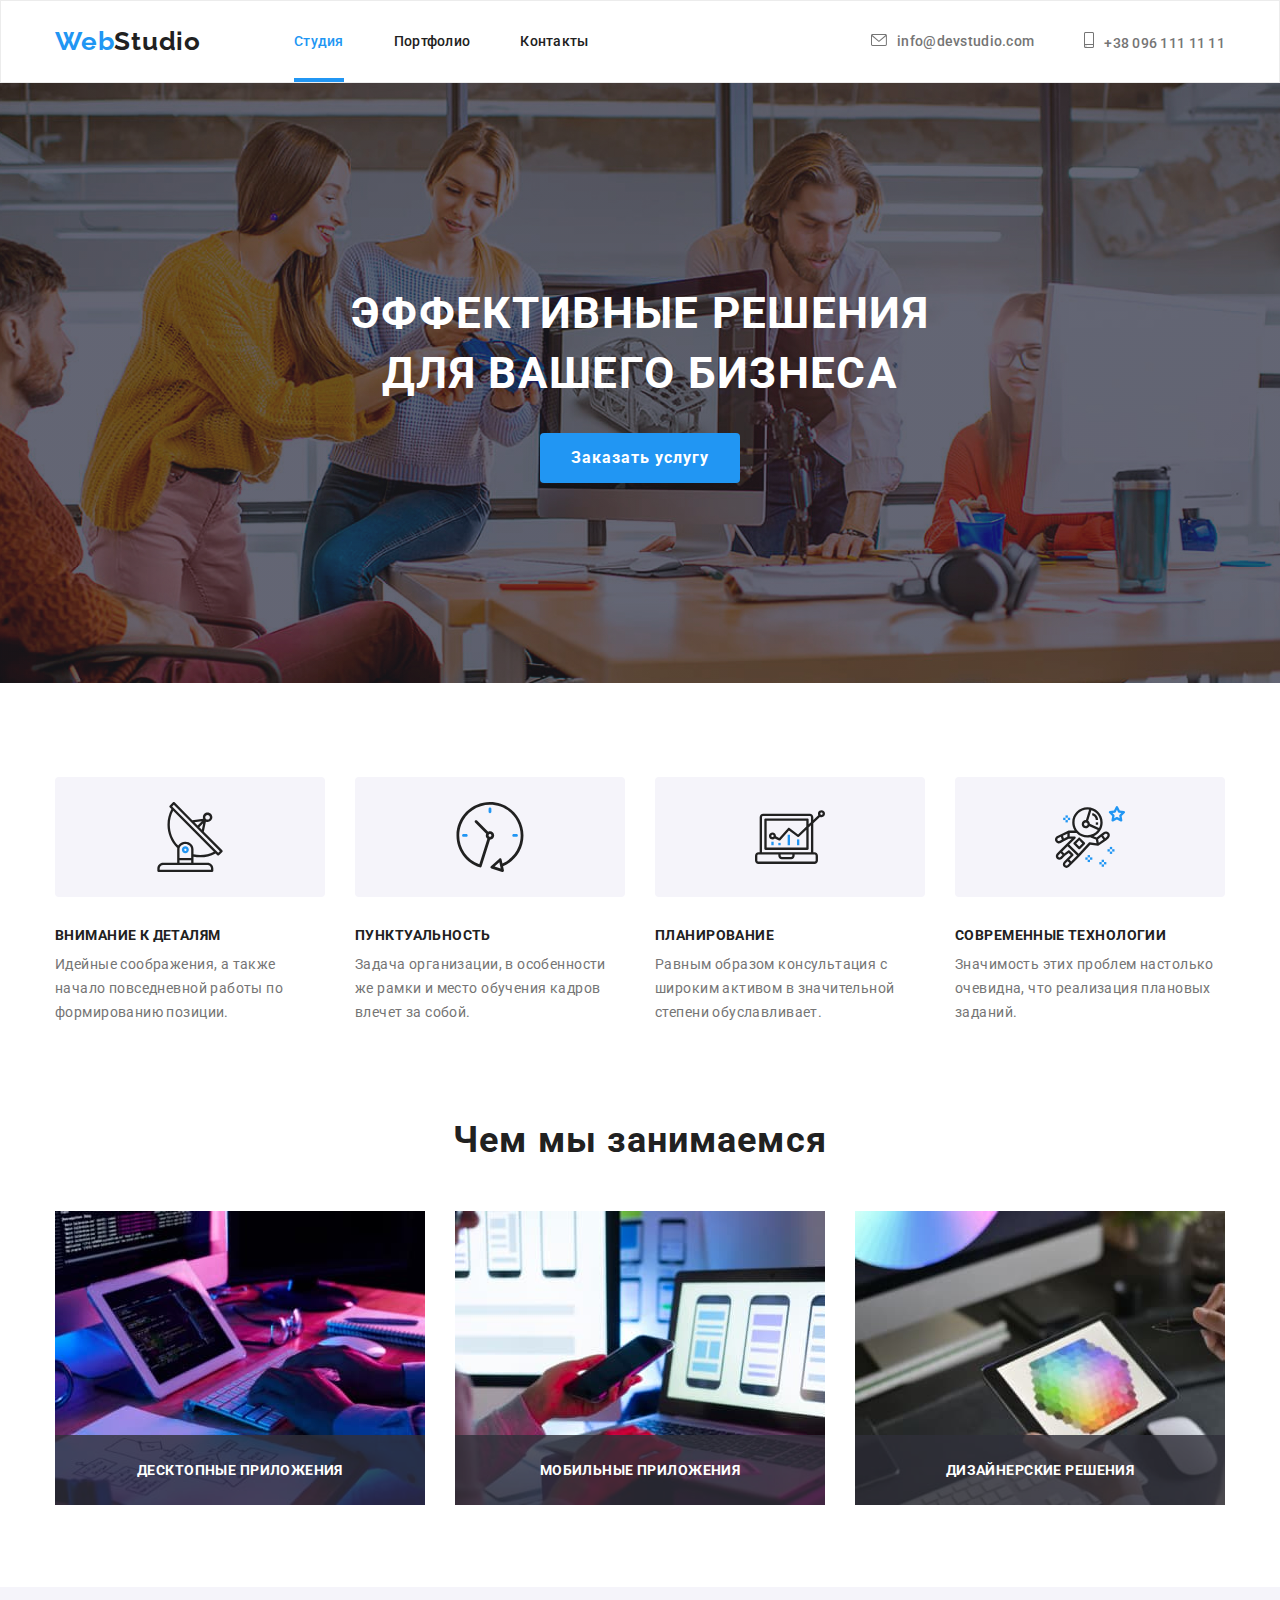
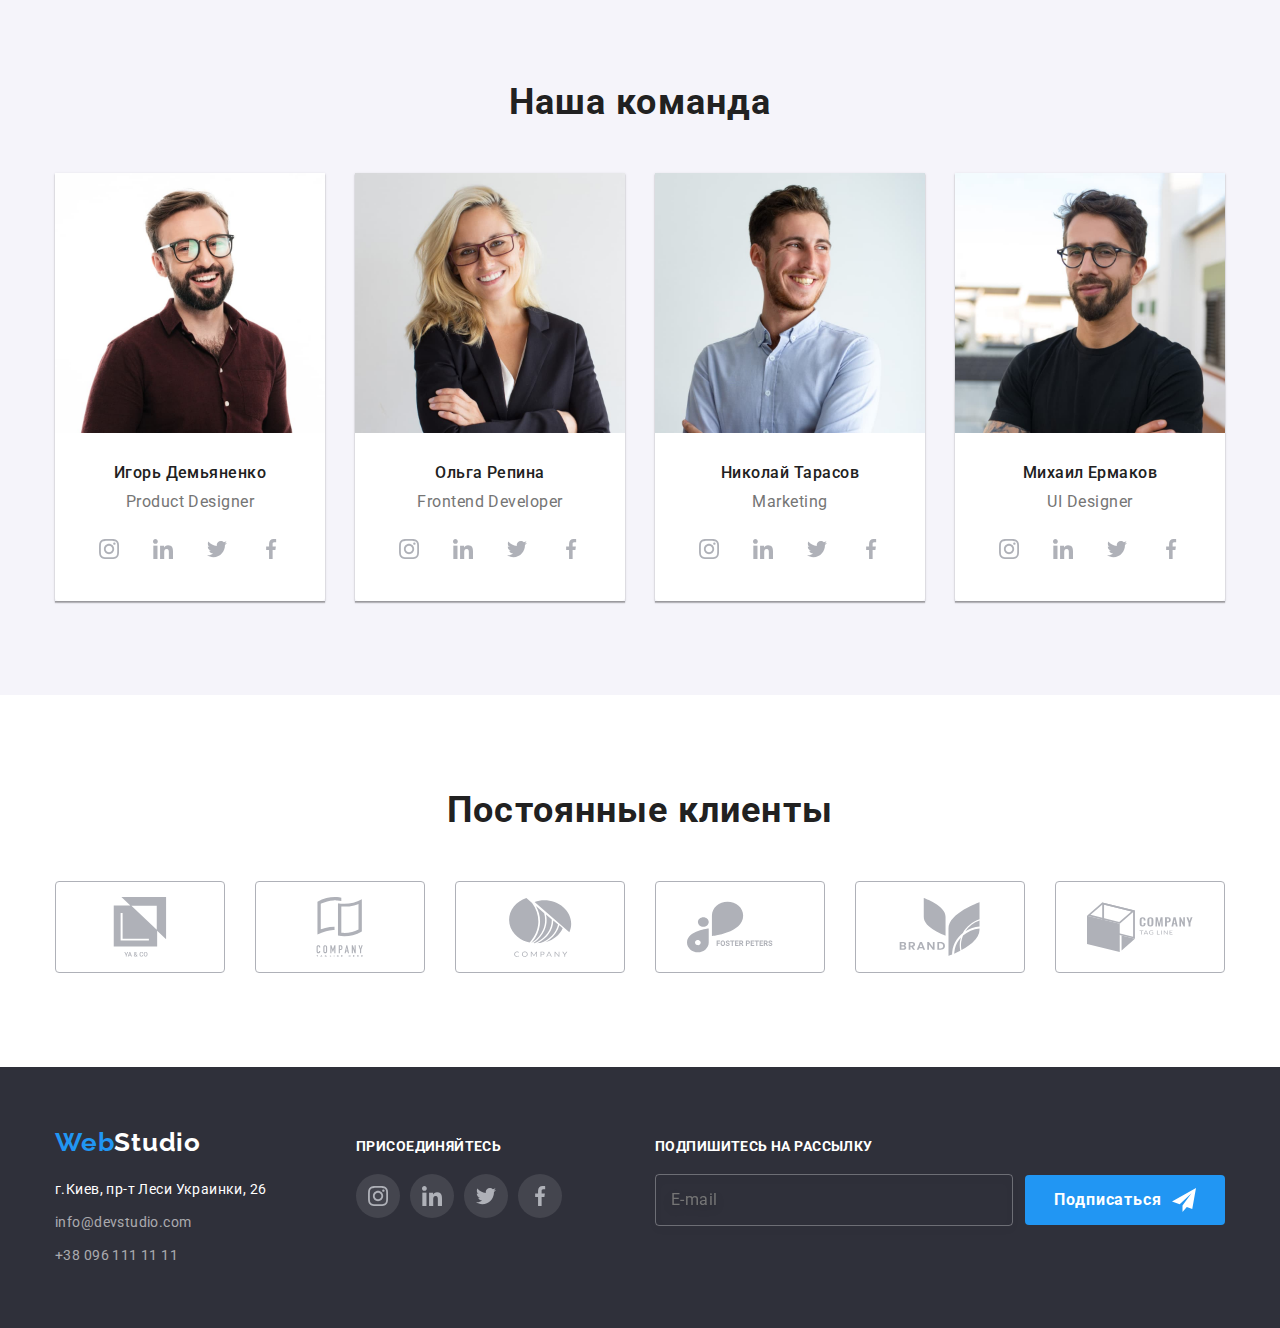
<file: index.html>
<!DOCTYPE html>
<html lang="ru">
<head>
    <meta charset="UTF-8">
    <meta http-equiv="X-UA-Compatible" content="IE=edge">
    <meta name="viewport" content="width=device-width, initial-scale=1.0">
    <title>Студия</title>
    
    <link rel="preconnect" href="https://fonts.gstatic.com">
    <link href="https://fonts.googleapis.com/css2?family=Raleway:wght@700&family=Roboto:wght@400;500;700;900&display=swap"
      rel="stylesheet">
   <link rel="stylesheet" href="https://cdnjs.cloudflare.com/ajax/libs/modern-normalize/1.0.0/modern-normalize.css">
   <link rel="stylesheet" href="./css/main.min.css">

</head>
<body>
    <header class="header">
       <div class="container">
        <!--Шапка сайта-->

        <a class="logo header__logo" href="">Web<span class="logo__accent">Studio</span></a>

        <nav>
            <ul class="nav-list">
                <li class="nav-list__item"><a class="nav-list__link--current" href="">Студия</a></li>
                <li class="nav-list__item"><a class="nav-list__link" href="./portfolio.html">Портфолио</a></li>
                <li class="nav-list__item"><a class="nav-list__link" href="">Контакты</a></li>
            </ul>
        </nav>
        <ul class="media-list">
            <li class="media-list__item">
                <a class="media-list__link" href="mailto:info@devstudio.com">
               <svg class="media-list__icon" width="16" height="12">
               <use href="./images/icons/sprite.svg#icon-envelope"></use>
               </svg>info@devstudio.com</a>
            </li>
            <li class="media-list__item">
                <a class="media-list__link" href="tel:+380961111111">
                  <svg class="media-list__icon" width="10" height="16">
                  <use href="./images/icons/sprite.svg#icon-smartphone"></use>
               </svg>+38 096 111 11 11</a>
            </li>
        </ul>
      </div>
    </header>
    <main>
        <!-- Main content -->
        <section class="hero" >
         <div class="container">
          <h1 class="title">Эффективные решения <br/> для вашего бизнеса</h1>
          <button data-modal-open class="button" type="button">Заказать услугу</button>
         </div>
            
        </section>

        <section class="features">
         <div class="container">
          <!-- <h2>Особенности</h2> -->
          <ul class="features-item">
          <li>
            <div class="features-icons"><svg class="icons" width="70" height="70"> 
                <use href="./images/icons/sprite.svg#icon-antenna"></use>
             </svg></div>
             <h3 class="pre-title">Внимание к деталям</h3>
             <p class="text">Идейные соображения, а также начало повседневной работы по формированию позиции.</p>
          </li>
          <li>
            <div class="features-icons"><svg class="icons" width="70" height="70" >
               <use href="./images/icons/sprite.svg#icon-clock"></use>
            </svg></div>
             <h3 class="pre-title">Пунктуальность</h3>
             <p class="text">Задача организации, в особенности же рамки и место обучения кадров влечет за собой.</p>
          </li>
          <li>
           <div class="features-icons"><svg class="icons"width="70" height="70">
               <use href="./images/icons/sprite.svg#icon-diagram"></use>
            </svg></div>
             <h3 class="pre-title">Планирование</h3>
             <p class="text">Равным образом консультация с широким активом в значительной степени обуславливает.</p>
          </li>
          <li>
            <div class="features-icons"><svg class="icons" width="70" height="70">
               <use href="./images/icons/sprite.svg#icon-astronaut"></use>
            </svg></div>
            <h3 class="pre-title">Современные технологии</h3>
            <p class="text">Значимость этих проблем настолько очевидна, что реализация плановых заданий.</p>
          </li>
          </ul>
        </div>
        </section>

        <section class="work">
         <div class="container">

          <h2 class="title">Чем мы занимаемся</h2>
        
          <ul class="box">
          <li class="box__item"> <div class="box__label">
             <img class="box__img" src="./images/box1.jpg" alt="box1" width="370" />
            <h3 class="pre-title pre-title--box">Десктопные приложения</h3></div>
          </li>
          <li class="box__item"><div class="box__label">
             <img class="box__img" src="./images/box2.jpg" alt="box2" width="370" />
            <h3 class="pre-title pre-title--box">Мобильные приложения</h3></div>
          </li>
          <li class="box__item"><div class="box__label">
             <img class="box__img" src="./images/box3.jpg" alt="box3" width="370" />
            <h3 class="pre-title pre-title--box">Дизайнерские решения</h3></div>
          </li>
          </ul>
         </div>

        </section>

        <section class="team">
         <div class="container">
          <h2 class="title">Наша команда</h2>
          <ul class="our-team">
          <li  class="our-team__item">
             <img class="our-team__img" src="./images/img1.jpg" alt="member1" width="270" />
            <div class="our-team__member" ><h3 class="our-team__surname">Игорь Демьяненко</h3>
             <p class="our-team__vocation">Product Designer</p>
            <ul class="socail">
               <li class="socail__item">
                  <a class="socail__link" href="#">
                  <svg width="20" height="20" class="socail__icon">
                     <use href="./images/icons/sprite.svg#icon-instagram"></use>
                  </svg>
                  </a>
               </li>
               <li class="socail__item">
                  <a class="socail__link" href="#">
                  <svg width="20" height="20" class="socail__icon">
                     <use href="./images/icons/sprite.svg#icon-linkedin"></use>
                  </svg></a>
               </li>
               <li class="socail__item">
                  <a class="socail__link" href="#">
                  <svg width="20" height="20" class="socail__icon">
                     <use href="./images/icons/sprite.svg#icon-twitter"></use>
                  </svg></a>
               </li>
               <li class="socail__item">
                  <a class="socail__link" href="#">
                  <svg width="20" height="20" class="socail__icon">
                     <use href="./images/icons/sprite.svg#icon-facebook"></use>
                  </svg></a>
               </li>
            </ul></div>
         </li>
          <li class="our-team__item">
             <img class="our-team__img" src="./images/img2.jpg" alt="member2" width="270" />
            <div class="our-team__member"><h3 class="our-team__surname">Ольга Репина</h3>
             <p  class="our-team__vocation">Frontend Developer</p>
            <ul class="socail">
               <li class="socail__item">
                  <a class="socail__link" href="#">
                     <svg width="20" height="20" class="socail__icon">
                        <use href="./images/icons/sprite.svg#icon-instagram"></use>
                     </svg>
                  </a>
               </li>
               <li class="socail__item">
                  <a class="socail__link" href="#">
                     <svg width="20" height="20" class="socail__icon">
                        <use href="./images/icons/sprite.svg#icon-linkedin"></use>
                     </svg></a>
               </li>
               <li class="socail__item">
                  <a class="socail__link" href="#">
                     <svg width="20" height="20" class="socail__icon">
                        <use href="./images/icons/sprite.svg#icon-twitter"></use>
                     </svg></a>
               </li>
               <li class="socail__item">
                  <a class="socail__link" href="#">
                     <svg width="20" height="20" class="socail__icon">
                        <use href="./images/icons/sprite.svg#icon-facebook"></use>
                     </svg></a>
               </li>
            </ul></div>
          </li>
          <li class="our-team__item">
             <img class="our-team__img" src="./images/img3.jpg" alt="member3" width="270" />
            <div class="our-team__member"> <h3 class="our-team__surname">Николай Тарасов</h3>
             <p  class="our-team__vocation">Marketing</p>
            <ul class="socail">
               <li class="socail__item">
                  <a class="socail__link" href="#">
                     <svg width="20" height="20" class="socail__icon">
                        <use href="./images/icons/sprite.svg#icon-instagram"></use>
                     </svg>
                  </a>
               </li>
               <li class="socail__item">
                  <a class="socail__link" href="#">
                     <svg width="20" height="20" class="socail__icon">
                        <use href="./images/icons/sprite.svg#icon-linkedin"></use>
                     </svg></a>
               </li>
               <li class="socail__item">
                  <a class="socail__link" href="#">
                     <svg width="20" height="20" class="socail__icon">
                        <use href="./images/icons/sprite.svg#icon-twitter"></use>
                     </svg></a>
               </li>
               <li class="socail__item">
                  <a class="socail__link" href="#">
                     <svg width="20" height="20" class="socail__icon">
                        <use href="./images/icons/sprite.svg#icon-facebook"></use>
                     </svg></a>
               </li>
            </ul></div>
          </li>
          <li class="our-team__item">
             <img class="our-team__img" src="./images/img4.jpg" alt="member4" width="270" />
            <div class="our-team__member"><h3 class="our-team__surname">Михаил Ермаков</h3>
             <p  class="our-team__vocation">UI Designer</p>
            <ul class="socail">
               <li class="socail__item">
                  <a class="socail__link" href="#">
                     <svg width="20" height="20" class="socail__icon">
                        <use href="./images/icons/sprite.svg#icon-instagram"></use>
                     </svg>
                  </a>
               </li>
               <li class="socail__item">
                  <a class="socail__link" href="#">
                     <svg width="20" height="20" class="socail__icon">
                        <use href="./images/icons/sprite.svg#icon-linkedin"></use>
                     </svg></a>
               </li>
               <li class="socail__item">
                  <a class="socail__link" href="#">
                     <svg width="20" height="20" class="socail__icon">
                        <use href="./images/icons/sprite.svg#icon-twitter"></use>
                     </svg></a>
               </li>
               <li class="socail__item">
                  <a class="socail__link" href="#">
                     <svg width="20" height="20" class="socail__icon">
                        <use href="./images/icons/sprite.svg#icon-facebook"></use>
                     </svg></a>
               </li>
            </ul>
         </div>
        </section>
      <section class="client">
         <div class="container">
      
            <h2 class="title">Постоянные клиенты</h2>
      
            <ul class="client-list">
               <li>
                  <a class="client-icon" href="#">
                  <svg width="106" height="60" class="icons-client">
                     <use href="./images/icons/sprite.svg#icon-logo1"></use>
                  </svg></a>
               </li>
               <li>
                  <a class="client-icon" href="#">
                  <svg width="106" height="60" class="icons-client">
                     <use href="./images/icons/sprite.svg#icon-logo2"></use>
                  </svg></a>
               </li>
               <li>
               <a class="client-icon" href="#">
               <svg width="106" height="60" class="icons-client">
                  <use href="./images/icons/sprite.svg#icon-logo3"></use>
               </svg></a>
               </li>
               <li>
                  <a class="client-icon" href="#">
                  <svg width="106" height="60" class="icons-client">
                     <use href="./images/icons/sprite.svg#icon-logo4"></use>
                  </svg></a>
               </li>
               <li>
                  <a class="client-icon" href="#">
                  <svg width="106" height="60" class="icons-client">
                     <use href="./images/icons/sprite.svg#icon-logo5"></use>
                  </svg></a>
               </li>
               <li>
                  <a class="client-icon" href="#">
                  <svg width="106" height="60" class="icons-client">
                     <use href="./images/icons/sprite.svg#icon-logo6"></use>
                  </svg></a>
               </li>
            </ul>
         </div>
      
      </section>


    </main>

    <footer class="footer">
     <div class="container">
        <div class="footer-address">
      <a class="logo" href="">Web<span class="logo__accent--dark">Studio</span></a>
        <address class="contacts">
         <ul class="address">
         <li>
            <a class="map link" href="https://goo.gl/maps/9oTHq5oARnokKQ6m6" target="_blank" rel="noopener noreferrer">
            г.Киев, пр-т Леси Украинки, 26 </a>
         </li>
         <li>
            <a href="mailto:info@devstudio.com">info@devstudio.com</a>
         </li>
         <li>
             <a href="tel:+380961111111">+38 096 111 11 11</a>
         </li>
         </ul>
        </address>
      </div>
        <div class="footer-icons">
           <p class="icon-title">Присоединяйтесь</p>
   <ul class="socail">
      <li class="socail__item">
         <a class="socail__link socail__link--dark" href="#">
            <svg width="20" height="20" class="socail__icon">
               <use href="./images/icons/sprite.svg#icon-instagram"></use>
            </svg>
         </a>
      </li>
      <li class="socail__item">
         <a class="socail__link socail__link--dark" href="#">
            <svg width="20" height="20" class="socail__icon">
               <use href="./images/icons/sprite.svg#icon-linkedin"></use>
            </svg></a>
      </li>
      <li class="socail__item">
         <a class="socail__link socail__link--dark" href="#">
            <svg width="20" height="20" class="socail__icon">
               <use href="./images/icons/sprite.svg#icon-twitter"></use>
            </svg></a>
      </li>
      <li class="socail__item">
         <a class="socail__link socail__link--dark" href="#">
            <svg width="20" height="20" class="socail__icon">
               <use href="./images/icons/sprite.svg#icon-facebook"></use>
            </svg></a>
      </li>
   </ul>
      </div>
      <div class="footer-email">
         <p class="icon-title">Подпишитесь на рассылку</p>
         <form class="email-form" name="email-form">
            <label >
                <input class="label-form" type="email" name="email" placeholder="E-mail" />
            </label>
            <button class="button" type="submit">Подписаться 
                <svg class="icon-btn" width="24px" height="24px" > 
                    <use href="./images/icons/sprite.svg#icon-send"></use>
                </svg>
            </button>
        </form>
      </div>
     </div> 
    </footer>

<!-- Modal windows -->

<div class="backdrop is-hidden" data-modal>
   <div class="modal">
      <button data-modal-close class="close">
         <svg class="close-icon" width="18" height="18">
            <use href="./images/icons/sprite.svg#icon-close"></use>
         </svg>
      </button>
      <h2 class="modal-title">Оставьте свои данные, мы вам перезвоним</h2>
            
      <form class="contact-form" >

        <label class="form-field">Имя
         <span class="field-wrap">
         <input class="form-input" type="text" name="name">
         <svg class="form-icon" width="18" height="18">
         <use href="./images/icons/sprite.svg#icon-person"></use>
         </svg></span>
        </label>

         <label class="form-field">Телефон
         <span class="field-wrap"><input class="form-input" type="tel" name="phone">
         <svg class="form-icon" width="18" height="18">
         <use href="./images/icons/sprite.svg#icon-phone"></use></svg>
         </span>
         </label>

         <label class="form-field">Почта
         <span class="field-wrap"><input class="form-input" type="email" name="email">
         <svg class="form-icon" width="18" height="18">
         <use href="./images/icons/sprite.svg#icon-email"></use>
         </svg></span></label>

         <label class="form-field">Комментарий
         <textarea class="form-text" name="feedback"  placeholder="Введите текст"></textarea>
         </label>
         
         <label class="modal-form" >
            <input class="modal-form-check" type="checkbox" name="agreement" value="Соглашаюсь с рассылкой и принимаю" /> 
            <span class="test"></span>
            <span class="checkbox-text">Соглашаюсь с рассылкой и принимаю <a class="form-link" href="#">Условия договора</a></span>
        </label>
         <button class="button" type="submit">Отправить</button>
      </form>

   </div>

</div>

<script src="./js/modal.js"></script>
</body>
</html>
</file>
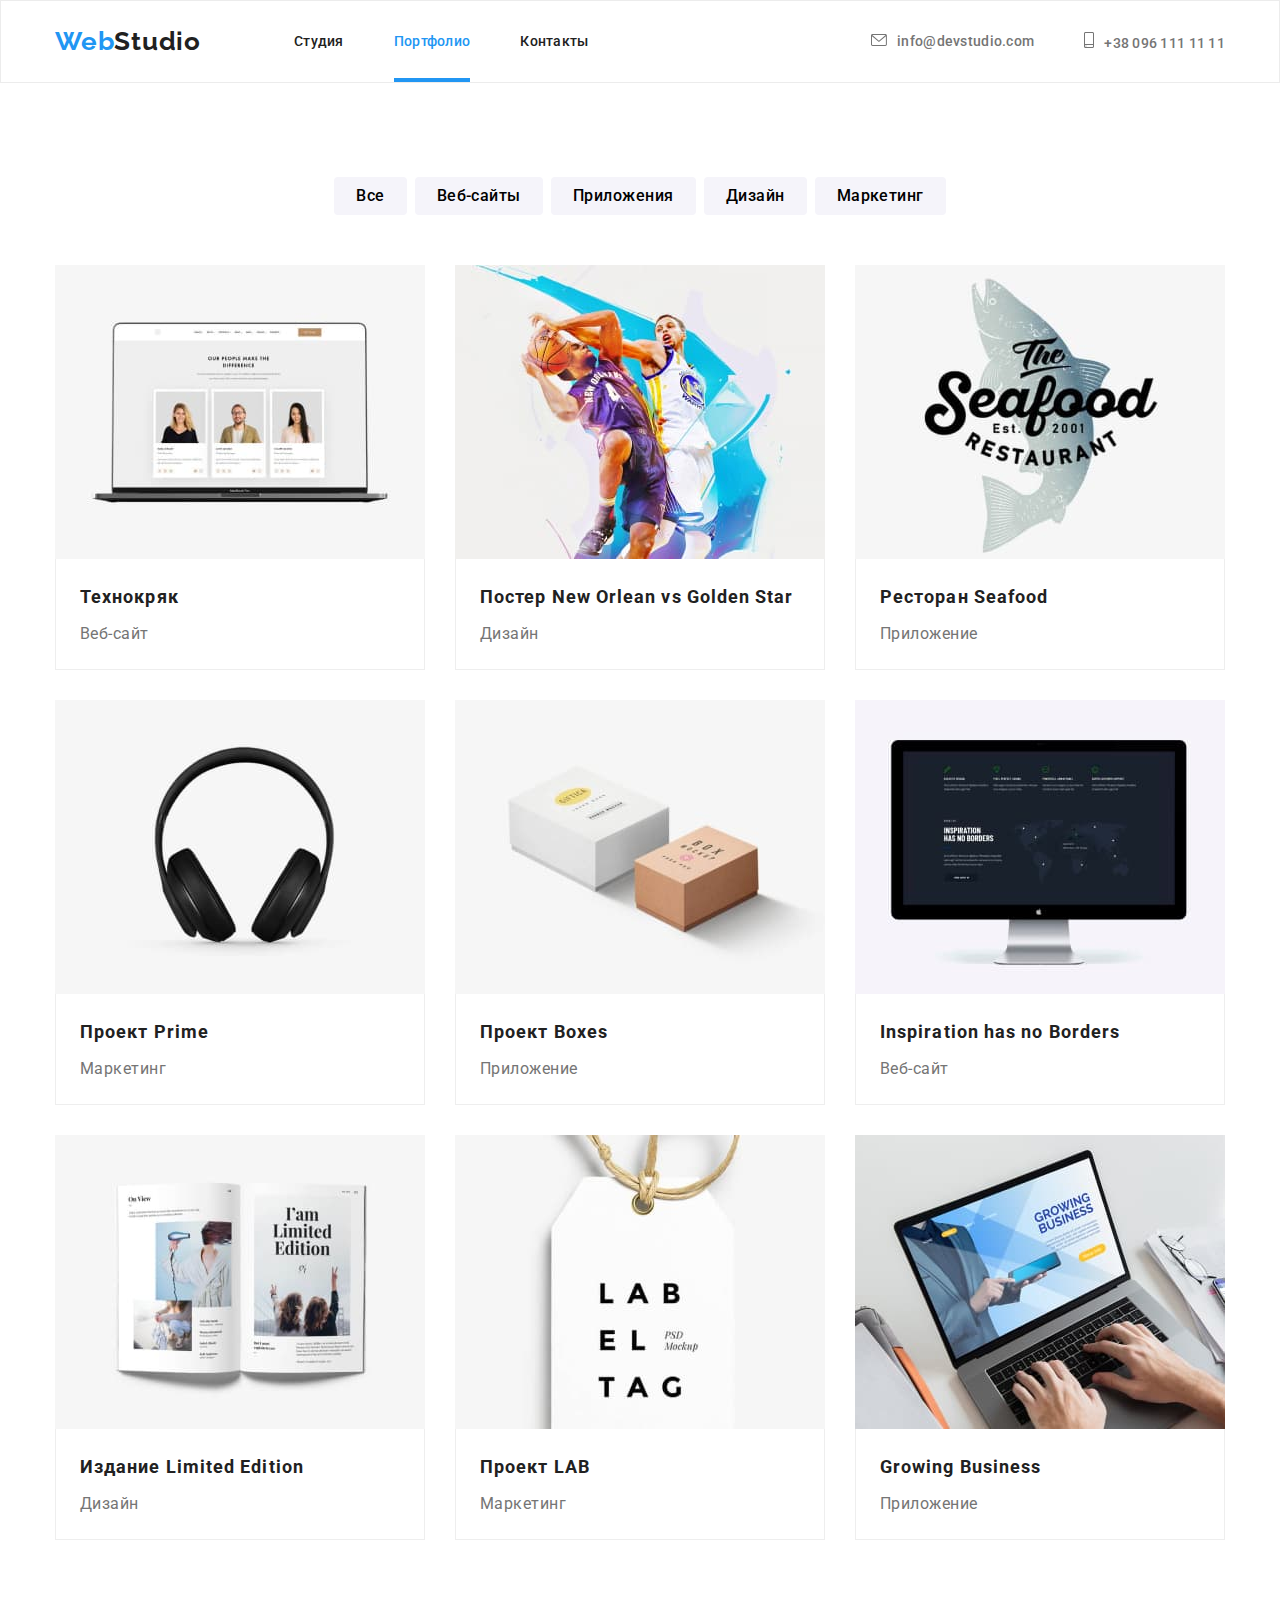
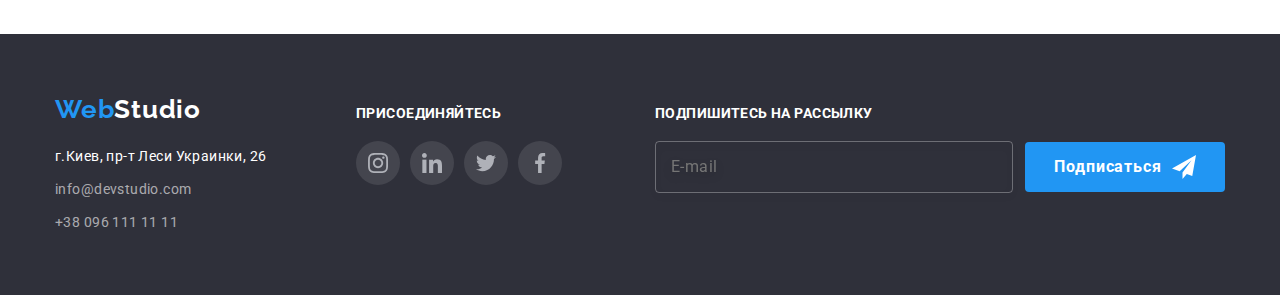
<file: portfolio.html>
<!DOCTYPE html>
<html lang="ru">
<head>
    <meta charset="UTF-8">
    <meta http-equiv="X-UA-Compatible" content="IE=edge">
    <meta name="viewport" content="width=device-width, initial-scale=1.0">
    <title>Портфолио</title>
    
    <link rel="preconnect" href="https://fonts.gstatic.com">
    <link href="https://fonts.googleapis.com/css2?family=Raleway:wght@700&family=Roboto:wght@400;500;700;900&display=swap"
    rel="stylesheet">
    <link rel="stylesheet" href="https://cdnjs.cloudflare.com/ajax/libs/modern-normalize/1.0.0/modern-normalize.css">
    <link rel="stylesheet" href="./css/main.min.css">
</head>

<body>
    <header class="header" >
        <div class="container">
        <!--Шапка сайта-->
    
        <a class="logo header__logo" href="">Web<span class="logo__accent">Studio</span></a>
        <nav >
            <ul class="nav-list">
                <li class="nav-list__item"><a class="nav-list__link" href="./index.html">Студия</a></li>
                <li class="nav-list__item"><a class="nav-list__link--current" href="">Портфолио</a></li>
                <li class="nav-list__item"><a class="nav-list__link" href="">Контакты</a></li>
            </ul>
        </nav>
        <ul class="media-list" >
            <li class="media-list__item">
                <a class="media-list__link" href="mailto:info@devstudio.com"><svg class="media-list__icon" width="16" height="12">
                <use href="./images/icons/sprite.svg#icon-envelope"></use>
                </svg>info@devstudio.com</a>
            </li>
            <li class="media-list__item">
                <a class="media-list__link" href="tel:+380961111111"><svg class="media-list__icon" width="10" height="16">
                <use href="./images/icons/sprite.svg#icon-smartphone"></use>
                </svg>+38 096 111 11 11</a>
            </li>
        </ul>
        </div>
    </header>

    <main>
     <section class="portfolio-section" >
        <div class="container">

          <!-- <h2>Портфолио</h2> -->

          <ul class="button-item">
             <li>
                 <button class="portfolio-but" type="button">Все</button>
             </li>
             <li>
                 <button class="portfolio-but" type="button">Веб-сайты</button>
              </li>
              <li>
                 <button class="portfolio-but" type="button">Приложения</button>
              </li>
              <li>
                <button class="portfolio-but" type="button">Дизайн</button>
              </li>
               <li>
                <button class="portfolio-but" type="button">Маркетинг</button>
              </li>
          </ul>

           <ul class="cards">
          <li class="cards-item">
            <a class="cards-thumb" href="">
            <div class="cards-link"><img src="./images/img5.jpg" alt="techno" width="370">
             <p class="cards-text">Технокряк это современная площадка распространения коронавируса. Компании используют эту платформу для цифрового
            шпионажа и атак на защищённые сервера конкурентов.</p></div>
             <div class="cards-list"><h3 class="projects">Технокряк</h3>
             <p class="subsection">Веб-сайт</p></div></a>
          </li>
           <li class="cards-item">
            <a href=""><img src="./images/img6.jpg" alt="poster" width="370">
            <div class="cards-list"><h3 class="projects">Постер New Orlean vs Golden Star</h3>
            <p class="subsection">Дизайн</p></div></a>
           </li>
            <li class="cards-item">
             <a href=""><img src="./images/img7.jpg" alt="restaurant" width="370">
            <div class="cards-list"><h3 class="projects">Ресторан Seafood</h3>
            <p class="subsection">Приложение</p></div></a>
           </li>
            <li class="cards-item">
             <a href=""><img src="./images/img8.jpg" alt="" width="370">
            <div class="cards-list"><h3 class="projects">Проект Prime</h3>
            <p class="subsection">Маркетинг</p></div></a>
           </li>
            <li class="cards-item">
            <a href=""><img src="./images/img9.jpg" alt="box" width="370">
            <div class="cards-list"><h3 class="projects">Проект Boxes</h3>
            <p class="subsection">Приложение</p></div></a>
        </li>
        <li class="cards-item">
            <a href=""><img src="./images/img10.jpg" alt="borders" width="370">
            <div class="cards-list"><h3 class="projects">Inspiration has no Borders</h3>
            <p class="subsection">Веб-сайт</p></div></a>
        </li>
        <li class="cards-item">
            <a href=""><img src="./images/img11.jpg" alt="edition" width="370">
            <div class="cards-list"><h3 class="projects">Издание Limited Edition</h3>
            <p class="subsection">Дизайн</p></div></a>
        </li>
        <li class="cards-item">
            <a href=""><img src="./images/img12.jpg" alt="project" width="370">
        <div class="cards-list"><h3 class="projects">Проект LAB</h3>
            <p class="subsection">Маркетинг</p></div></a>
        </li>
        <li class="cards-item">
            <a href=""><img src="./images/img13.jpg" alt="business" width="370">
                <div class="cards-list">
                    <h3 class="projects">Growing Business</h3>
                    <p class="subsection">Приложение</p>
                </div>
            </a>
        </li>
     </ul>   
    </div>
     </section>   

    </main>

    <footer class="footer">
        <div class="container">
            <div class="footer-address">
                <a class="logo" href="">Web<span class="logo__accent--dark">Studio</span></a>
                <address class="contacts">
                    <ul class="address">
                        <li>
                            <a class="map link" href="https://goo.gl/maps/9oTHq5oARnokKQ6m6" target="_blank"
                                rel="noopener noreferrer">
                                г.Киев, пр-т Леси Украинки, 26 </a>
                        </li>
                        <li>
                            <a href="mailto:info@devstudio.com">info@devstudio.com</a>
                        </li>
                        <li>
                            <a href="tel:+380961111111">+38 096 111 11 11</a>
                        </li>
                    </ul>
                </address>
            </div>
            <div class="footer-icons">
                <p class="icon-title">Присоединяйтесь</p>
                <ul class="socail">
                    <li class="socail__item">
                        <a class="socail__link socail__link--dark" href="#">
                            <svg width="20" height="20" class="socail__icon">
                                <use href="./images/icons/sprite.svg#icon-instagram"></use>
                            </svg>
                        </a>
                    </li>
                    <li class="socail__item">
                        <a class="socail__link socail__link--dark" href="#">
                            <svg width="20" height="20" class="socail__icon">
                                <use href="./images/icons/sprite.svg#icon-linkedin"></use>
                            </svg></a>
                    </li>
                    <li class="socail__item">
                        <a class="socail__link socail__link--dark" href="#">
                            <svg width="20" height="20" class="socail__icon">
                                <use href="./images/icons/sprite.svg#icon-twitter"></use>
                            </svg></a>
                    </li>
                    <li class="socail__item">
                        <a class="socail__link socail__link--dark" href="#">
                            <svg width="20" height="20" class="socail__icon">
                                <use href="./images/icons/sprite.svg#icon-facebook"></use>
                            </svg></a>
                    </li>
                </ul>
            </div>
            <div class="footer-email">
                <p class="icon-title">Подпишитесь на рассылку</p>
                <form class="email-form" name="email-form">
                   <label >
                       <input class="label-form" type="email" name="email" placeholder="E-mail" />
                   </label>
                   <button class="button" type="submit">Подписаться 
                       <svg class="icon-btn" width="24px" height="24px" > 
                           <use href="./images/icons/sprite.svg#icon-send"></use>
                       </svg>
                   </button>
               </form>
             </div>
        </div>
    </footer>


    
</body>
</html>
</file>
<file: css/main.min.css>
:root{--pretty-color: #2196f3;--button-color: #188ce8;--white-color: #ffffff;--black-color: #212121;--text-color: #757575;--hero-color: #2f303a;--team-color: #f5f4fa;--rgba-color: rgba(255, 255, 255, 0.6);--icon-color: #afb1b8;--main-font: "Roboto", sans-serif;--accent-font: "Raleway", sans-serif;--footer-icon: #ffffff1a;--cubic: cubic-bezier(0.4, 0, 0.2, 1)}*{margin:0;padding:0}body{font-family:var(--main-font);font-style:normal;color:var(--black-color)}ul{list-style:none}a{color:inherit;text-decoration:none}.container{width:1200px;margin:0 auto;padding:0 15px}.header__logo{margin-right:93px}.logo{font-family:var(--accent-font);font-weight:bold;font-size:26px;line-height:1.192;letter-spacing:0.03em;color:var(--pretty-color)}.logo__accent{color:var(--black-color)}.nav-list__link,.media-list__link{transition:color 500ms var(--cubic)}.nav-list__link:hover,.nav-list__link:focus,.media-list__link:hover,.media-list__link:focus{color:var(--pretty-color)}.nav-list{position:relative}.nav-list__link--current{color:var(--pretty-color);position:relative;padding-bottom:33px}.nav-list__link--current::after{content:"";position:absolute;display:block;width:100%;height:4px;left:0;bottom:0;background-color:var(--pretty-color)}.nav-list,.media-list{font-weight:500;font-size:14px;line-height:1.143;letter-spacing:0.02em;display:flex;align-items:center}.nav-list__item:not(:last-child),.media-list__item:not(:last-child){margin-right:50px}.media-list{position:relative;color:var(--text-color);margin-left:auto}.media-list__icon{fill:currentColor;margin-right:10px}.header .container{display:flex;align-items:center}.header{background:var(--white-color);border:1px solid #ececec;padding-top:25px;padding-bottom:25px}.title{font-weight:bold;font-size:36px;line-height:1.167;text-align:center;letter-spacing:0.03em;margin-bottom:50px}.hero{background:var(--hero-color);color:var(--white-color);text-align:center;padding-top:200px;padding-bottom:200px;background-image:linear-gradient(to right, rgba(47,48,58,0.4), rgba(47,48,58,0.4)),url(../images/hero.jpg);background-repeat:no-repeat;background-position:center;background-size:cover}.hero .title{margin-bottom:30px;font-size:44px;line-height:1.364;text-transform:uppercase}.button{width:200px;background-color:var(--pretty-color);color:white;font-weight:bold;font-size:16px;line-height:1.875;letter-spacing:0.06em;padding:10px 22px;display:inline-flex;align-items:center;justify-content:center;border-radius:4px;cursor:pointer;font-family:inherit;border:none;transition:background-color 250ms var(--cubic)}.button:hover,.button:focus{background-color:var(--button-color)}.features-icons{width:270px;height:120px;background:var(--team-color);border-radius:4px;display:flex;justify-content:center;align-items:center;margin-bottom:30px}.icons{display:inline-flex;width:70px;height:70px}.pre-title{font-weight:bold;font-size:14px;line-height:1.143;letter-spacing:0.03em;text-transform:uppercase;margin-bottom:10px}.text{font-weight:normal;font-size:14px;line-height:1.714;letter-spacing:0.03em;color:var(--text-color)}.features{padding-top:94px;padding-bottom:94px}.features-item{display:flex}.features-item li{width:270px}.features-item li:not(:last-child){margin-right:30px}.work{padding-bottom:82px}.box{display:flex}.pre-title--box{position:absolute;width:100%;color:var(--white-color);text-align:center;background:rgba(47,48,58,0.8);bottom:0px;padding:27px 0px;margin-bottom:0px}.box__item:not(:last-child){margin-right:30px}.box__img{display:block}.box__label{position:relative}.team{background:var(--team-color);padding-top:94px;padding-bottom:94px}.our-team{display:flex}.our-team__surname{font-weight:500;font-size:16px;line-height:1.187;letter-spacing:0.03em;margin-bottom:10px}.our-team__vocation{font-weight:normal;font-size:16px;line-height:1.187;letter-spacing:0.03em;color:var(--text-color);margin-bottom:16px}.our-team__member{padding:30px 32px 30px 32px;text-align:center;background:var(--white-color);border-radius:0px 0px 4px 4px}.our-team__item{box-shadow:0px 1px 3px rgba(0,0,0,0.12),0px 1px 1px rgba(0,0,0,0.14),0px 2px 1px rgba(0,0,0,0.2)}.our-team__item:not(:last-child){margin-right:30px}.our-team__img{display:block}.socail{display:flex;fill:var(--icon-color)}.socail__item:not(:last-child){margin-right:10px}.socail__link{fill:var(--icon-color);width:44px;height:44px;border-radius:50%;background-color:var(--white-color);display:flex;justify-content:center;align-items:center;transition:background-color 250ms var(--cubic),fill 250ms var(--cubic)}.socail__link:hover,.socail__link:focus{fill:var(--white-color);background-color:var(--pretty-color)}.client{padding-top:94px;padding-bottom:94px}.client-icon{width:170px;height:92px;border:1px solid var(--icon-color);border-radius:4px;display:flex;align-items:center;justify-content:center;fill:var(--icon-color);transition:fill 250ms var(--cubic),border 250ms var(--cubic)}.client-icon:hover,.client-icon:focus{fill:var(--pretty-color);border:1px solid var(--pretty-color)}.client-list{display:flex}.client-list li:not(:last-child){margin-right:30px}.portfolio-section{padding-top:94px;padding-bottom:94px}.button-item{display:flex;align-items:center;justify-content:center;margin-bottom:50px}.button-item li:not(:last-child){margin-right:8px}.portfolio-but{font-weight:500;font-size:16px;line-height:1.625;text-align:center;letter-spacing:0.03em;background-color:var(--team-color);padding:6px 22px;cursor:pointer;border-radius:4px;border:none;transition:background-color 250ms var(--cubic),color 250ms var(--cubic),box-shadow 250ms var(--cubic)}.portfolio-but:hover,.portfolio-but:focus{background-color:var(--pretty-color);color:var(--white-color);box-shadow:0px 3px 1px rgba(0,0,0,0.1),0px 1px 2px rgba(0,0,0,0.08),0px 2px 2px rgba(0,0,0,0.12)}.cards{display:flex;flex-flow:row wrap;justify-content:space-between}.cards li:not(:nth-last-child(-n+3)){margin-bottom:30px}.cards-item{width:370px;text-align:left}.cards-list{border-bottom:1px solid #eeeeee;border-left:1px solid #eeeeee;border-right:1px solid #eeeeee;padding:20px 24px 20px 24px}.cards-item img{width:100%;height:auto;display:block}.cards-item a{display:block;transition:box-shadow 250ms var(--cubic)}.cards-item a:hover,.cards-item a:focus{box-shadow:0px 1px 1px rgba(0,0,0,0.12),0px 4px 4px rgba(0,0,0,0.06),1px 4px 6px rgba(0,0,0,0.16)}.projects{font-weight:bold;font-size:18px;line-height:2;letter-spacing:0.06em;margin-bottom:4px}.subsection{font-weight:normal;font-size:16px;line-height:1.875;letter-spacing:0.03em;color:var(--text-color)}.cards-link{position:relative;overflow:hidden}.cards-thumb:hover .cards-text,.cards-thumb:focus .cards-text{transform:translateY(0)}.cards-text{position:absolute;width:100%;height:100%;bottom:0;left:0;background:rgba(33,150,243,0.9);color:var(--white-color);padding:063px 24px;font-size:18px;line-height:1.55;letter-spacing:0.03em;transform:translateY(100%);transition:transform 250ms var(--cubic)}.footer{background:var(--hero-color);padding-top:60px;padding-bottom:60px}.logo__accent--dark{color:var(--white-color)}.contacts{font-style:normal;font-weight:normal;font-size:14px;line-height:1.714;letter-spacing:0.03em;color:var(--rgba-color);width:231px;margin-top:20px;margin-right:70px}.address li:first-child{color:var(--white-color)}.address li:not(:last-child){margin-bottom:9px}.icon-title{color:var(--white-color);font-weight:bold;font-size:14px;line-height:1.143;letter-spacing:0.03em;text-transform:uppercase;display:flex;margin-bottom:20px}.footer .container{display:flex;align-items:baseline}.socail__link--dark{background-color:var(--footer-icon)}.socail__link--dark:hover,.socail__link--dark:focus{fill:var(--white-color);background-color:var(--pretty-color)}.footer-email{margin-left:auto}.email-form{align-items:center;display:flex}.label-form{border:1px solid rgba(255,255,255,0.3);box-sizing:border-box;filter:drop-shadow(0px 4px 4px rgba(0,0,0,0.15));border-radius:4px;width:358px;padding-top:15px;padding-bottom:15px;padding-left:15px;margin-right:12px;background:inherit;font-size:16px;line-height:1.25;letter-spacing:0.03em;color:rgba(255,255,255,0.6)}.icon-btn{margin-left:10px;display:flex;align-items:center}.backdrop.is-hidden{visibility:hidden;opacity:0;pointer-events:none}.backdrop{position:fixed;top:0;left:0;width:100%;height:100%;visibility:visible;opacity:1;background:rgba(0,0,0,0.2);transition:opacity 250ms var(--cubic);transition:visibility 250ms var(--cubic)}.modal{position:absolute;top:50%;left:50%;transform:translate(-50%, -50%);width:528px;height:581px;background:var(--white-color);padding:40px 40px}.close{position:absolute;display:flex;cursor:pointer;width:30px;height:30px;right:8px;top:8px;border-radius:50%;background-color:var(--white-color);border:1px solid rgba(0,0,0,0.1);align-items:center;justify-content:center;transition:fill 250ms var(--cubic)}.close:focus,.close:hover{fill:var(--pretty-color)}.contact-form{display:flex;flex-direction:column}.form-input{width:100%;height:40px;padding:0;padding-left:40px;border:1px solid rgba(33,33,33,0.2);border-radius:4px;outline:none;cursor:pointer}.form-input:focus,.form-input:hover{border-color:var(--button-color);outline:none}.form-input+.form-icon,.form-input+.form-icon{transition:fill 250ms var(--cubic),border-color 250ms var(--cubic)}.form-field{font-weight:normal;font-size:12px;line-height:1.167;letter-spacing:0.01em;color:var(--text-color);display:inline-block;margin-bottom:10px}.form-field:focus,.form-field:hover{border-color:var(--button-color);outline:none}.modal-title{font-style:normal;font-weight:bold;font-size:20px;line-height:1.15;text-align:center;letter-spacing:0.03em;color:var(--black-color);margin-bottom:12px}.form-icon{position:absolute;display:flex;text-align:center;justify-items:center;transform:translateY(-50%);top:50%;left:12px}.form-icon:focus,.form-icon:hover{fill:var(--pretty-color)}.form-input:hover+.form-icon,.form-input:focus+.form-icon{fill:var(--pretty-color)}.field-wrap{position:relative;display:block;margin-top:4px}.form-text{width:100%;height:130px;margin-top:4px;padding:12px 16px;resize:none;border:1px solid rgba(33,33,33,0.2);border-radius:4px;cursor:pointer}.form-text:focus,.form-text:hover{border-color:var(--button-color);outline:none}.test{display:inline-block;width:16px;height:15px;border:2px solid var(--color);border-radius:2px;transition:border-color 250ms var(--cubic),background-color 250ms var(--cubic)}.contact-form .button{margin:0 auto}.form-text placeholder{color:rgba(117,117,117,0.5)}.modal-form-check{appearance:none;position:absolute}.test{display:inline-block;width:16px;height:15px;border:2px solid var(--black-color);border-radius:2px;transition-property:border-color 250ms var(--cubic),background-color 250ms var(--cubic)}.modal-form-check:checked+.test{border-color:var(--pretty-color);background-color:var(--pretty-color);background-image:url("../images/icons/check.svg");background-size:contain;border-radius:2px;background-origin:content-box}.modal-form-check:focus+.test{border-color:var(--pretty-color)}.modal-form{display:flex;justify-content:center;text-align:center;margin-bottom:30px;align-items:center}.checkbox-text{font-size:14px;line-height:1.71;letter-spacing:0.03em;color:var(--text-color);padding-left:8.38px}.form-link{color:var(--pretty-color);text-decoration:underline}
/*# sourceMappingURL=main.min.css.map */
</file>
